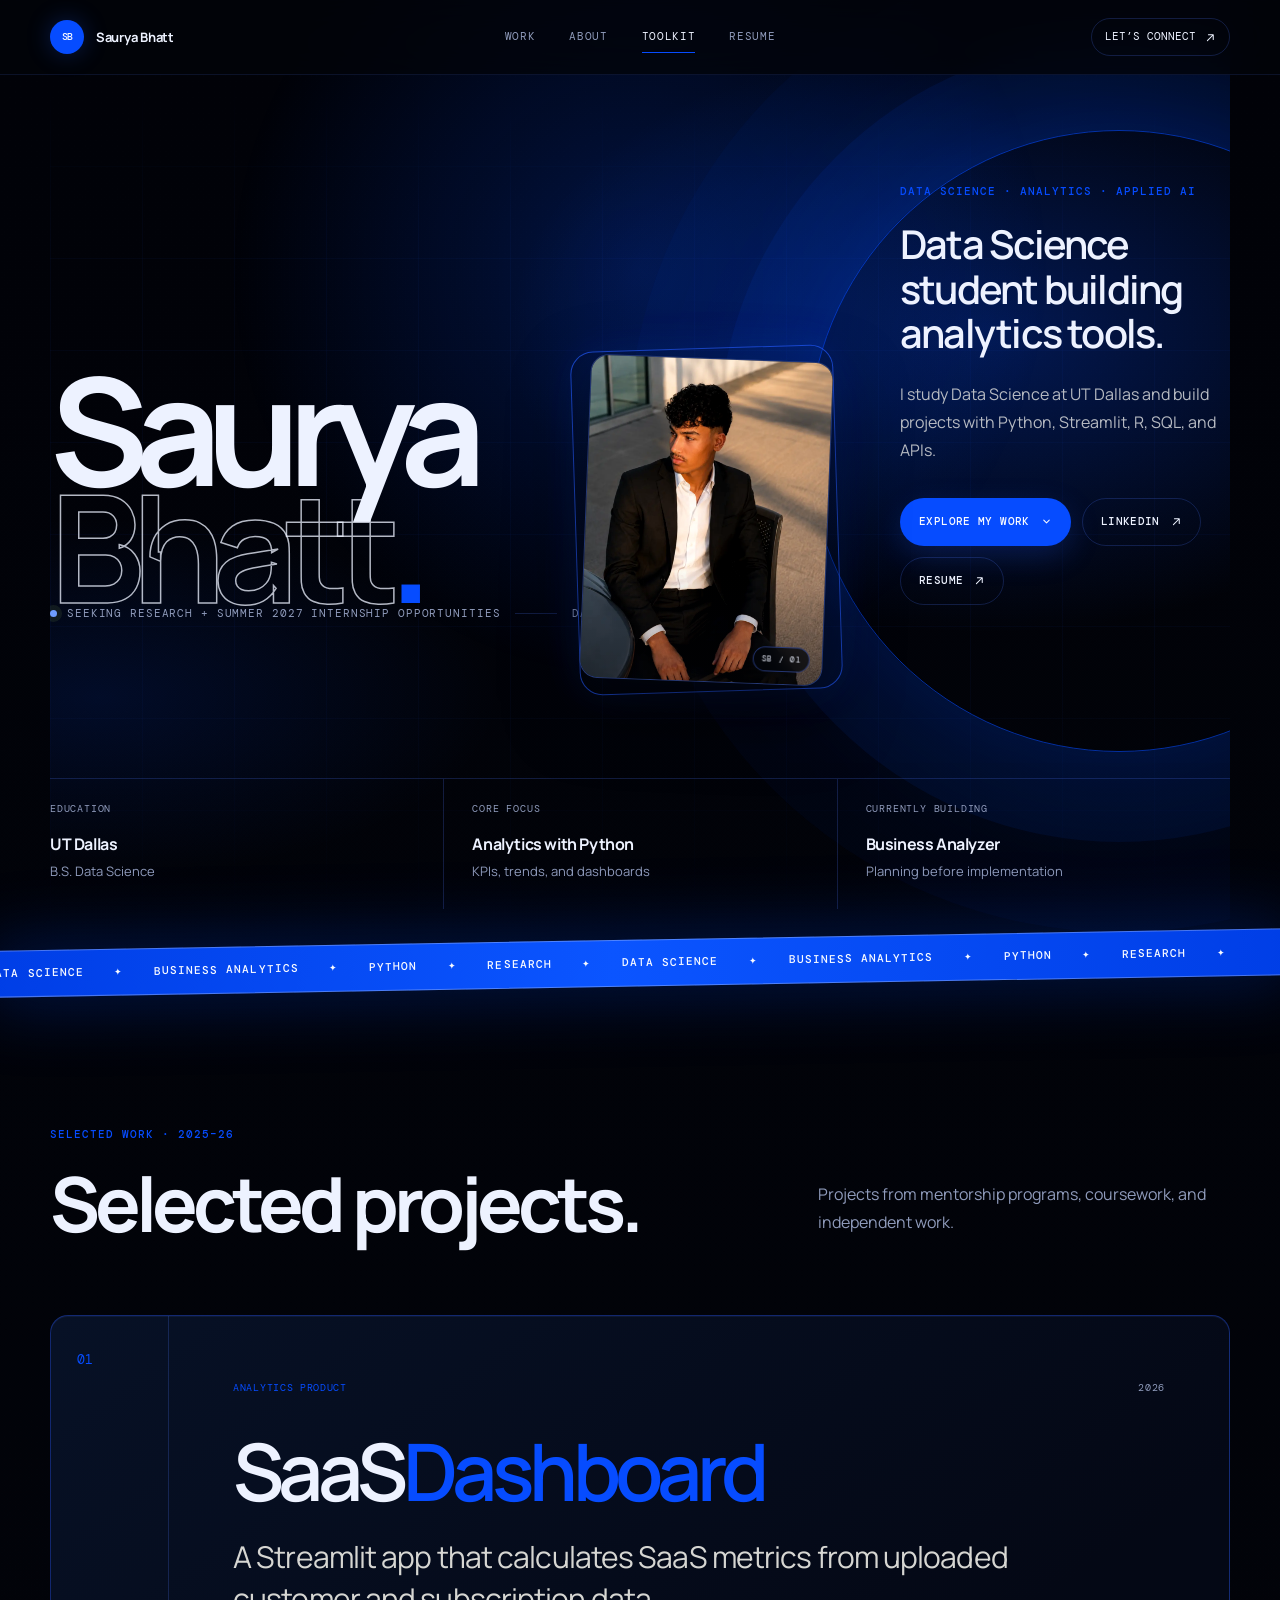
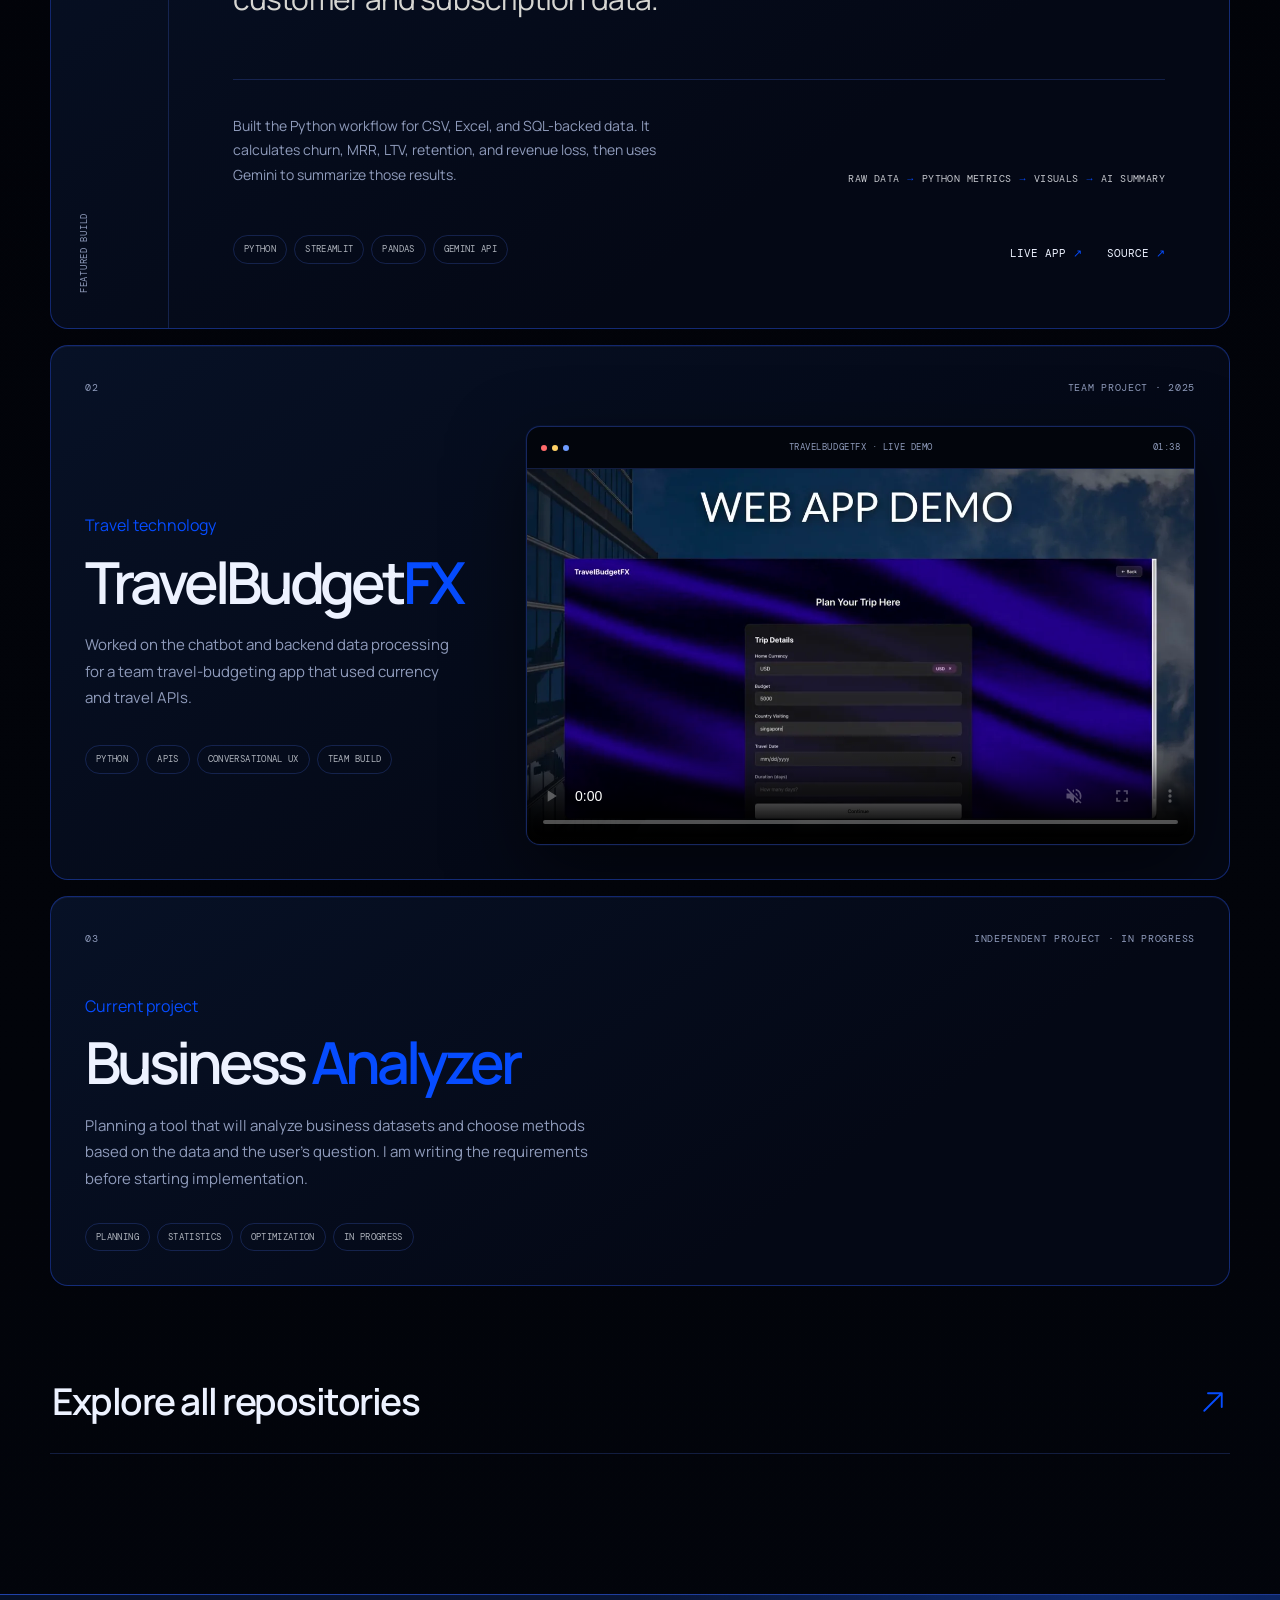
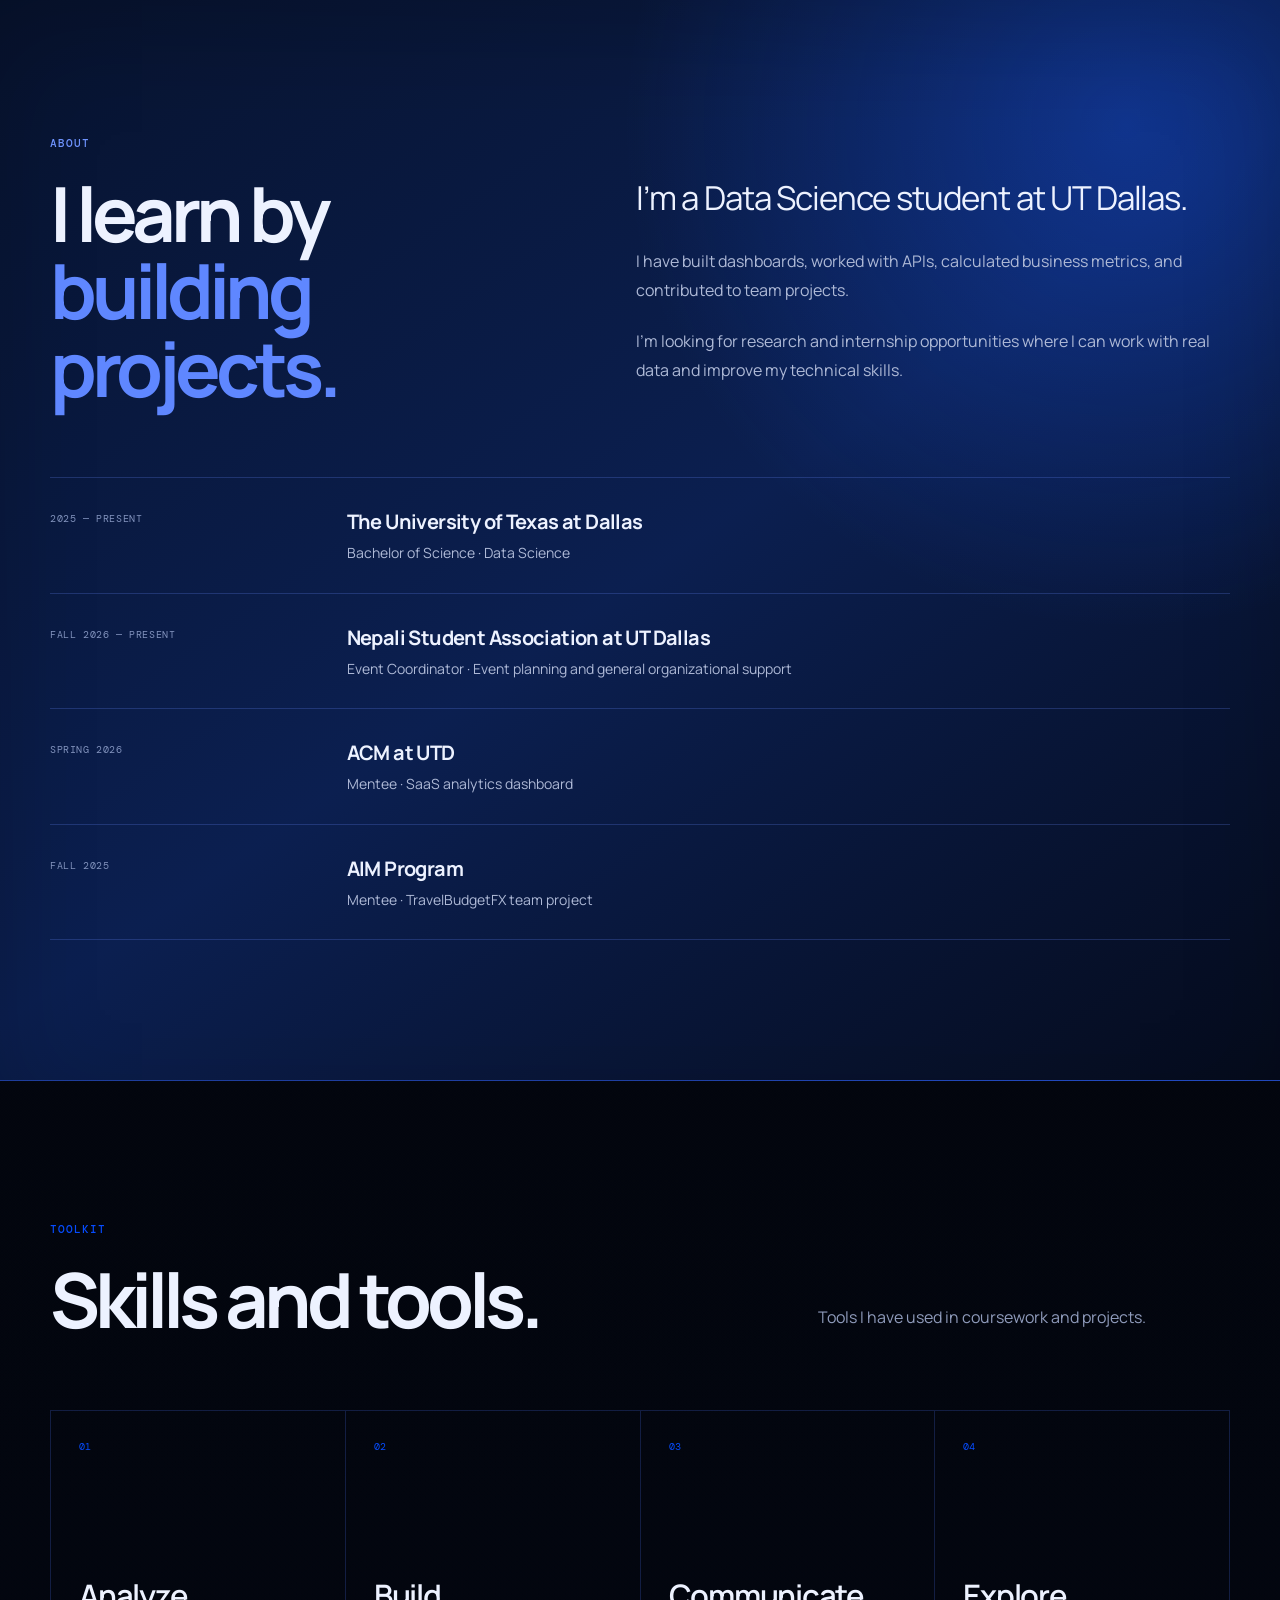
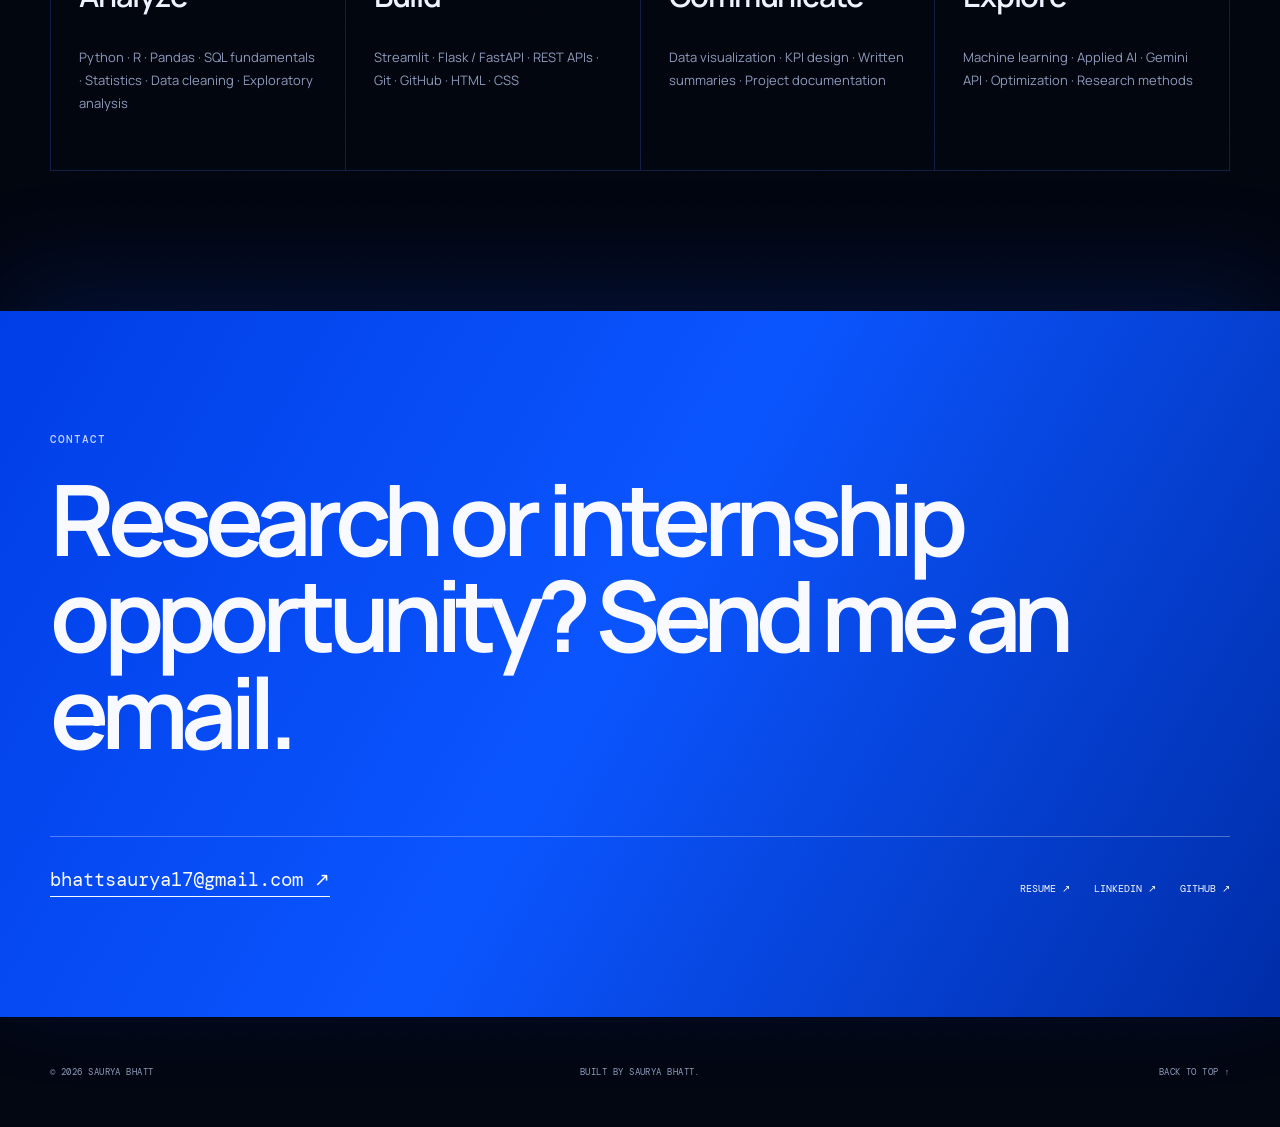
<file: index.html>
<!doctype html>
<html lang="en">
<head>
  <meta charset="utf-8">
  <meta name="viewport" content="width=device-width, initial-scale=1">
  <meta name="theme-color" content="#02040a">
  <meta name="description" content="Saurya Bhatt is a Data Science student at UT Dallas building analytical products and seeking research and internship opportunities.">
  <meta property="og:type" content="website">
  <meta property="og:url" content="https://bhattsaurya16.github.io/Portfolio/">
  <meta property="og:title" content="Saurya Bhatt — Data Science & Analytics">
  <meta property="og:description" content="Data Science student building analytical products that turn complex data into clear, useful decisions.">
  <meta property="og:image" content="https://bhattsaurya16.github.io/Portfolio/og-image.png">
  <meta name="twitter:card" content="summary_large_image">
  <meta name="twitter:title" content="Saurya Bhatt — Data Science & Analytics">
  <meta name="twitter:description" content="Data Science student building analytical products that turn complex data into clear, useful decisions.">
  <meta name="twitter:image" content="https://bhattsaurya16.github.io/Portfolio/og-image.png">
  <title>Saurya Bhatt — Data Science & Analytics</title>
  <link rel="icon" href="favicon.svg" type="image/svg+xml">
  <link rel="preconnect" href="https://fonts.googleapis.com">
  <link rel="preconnect" href="https://fonts.gstatic.com" crossorigin>
  <link href="https://fonts.googleapis.com/css2?family=DM+Mono:wght@400;500&family=Manrope:wght@400;500;600;700;800&display=swap" rel="stylesheet">
  <link rel="stylesheet" href="style.css?v=20261028-2">
  <script src="script.js" defer></script>
</head>
<body>
  <a class="skip-link" href="#main">Skip to content</a>
  <div class="scroll-progress" aria-hidden="true"><span></span></div>

  <header class="site-header">
    <nav class="nav shell" aria-label="Primary navigation">
      <a class="brand" href="#top" aria-label="Saurya Bhatt, home">
        <span class="brand-mark" aria-hidden="true">SB</span>
        <span>Saurya Bhatt</span>
      </a>

      <div class="nav-links">
        <a href="#work">Work</a>
        <a href="#about">About</a>
        <a href="#toolkit">Toolkit</a>
        <a href="Saurya_Bhatt_Resume.pdf" target="_blank" rel="noopener">Resume</a>
      </div>

      <a class="nav-cta" href="mailto:bhattsaurya17@gmail.com">
        <span>Let’s connect</span>
        <svg viewBox="0 0 16 16" aria-hidden="true"><path d="M3.5 12.5 12 4m0 0H5m7 0v7"/></svg>
      </a>
    </nav>
  </header>

  <main id="main">
    <section class="hero shell" id="top">
      <div class="hero-grid" aria-hidden="true"></div>
      <div class="hero-layout">
        <div class="hero-title-wrap">
          <p class="hero-index" aria-hidden="true">01 — 26</p>
          <h1>Saurya<br><span>Bhatt</span><i>.</i></h1>
          <figure class="hero-portrait" aria-label="Portrait of Saurya Bhatt">
            <div class="portrait-frame">
              <img src="saurya-bhatt.webp" alt="Saurya Bhatt wearing a black suit and white shirt" width="900" height="1200" fetchpriority="high" decoding="async">
              <span class="portrait-index" aria-hidden="true">SB / 01</span>
            </div>
          </figure>
        </div>

        <div class="hero-intro reveal">
          <p class="overline">Data Science · Analytics · Applied AI</p>
          <h2>Data Science student building analytics tools.</h2>
          <p>I study Data Science at UT Dallas and build projects with Python, Streamlit, R, SQL, and APIs.</p>
          <div class="hero-actions">
            <a class="button button-primary" href="#work">
              Explore my work
              <svg viewBox="0 0 16 16" aria-hidden="true"><path d="m4 6 4 4 4-4"/></svg>
            </a>
            <a class="button button-ghost" href="https://www.linkedin.com/in/saurya-bhatt-8b2b54382/" target="_blank" rel="noopener noreferrer">
              LinkedIn
              <svg viewBox="0 0 16 16" aria-hidden="true"><path d="M3.5 12.5 12 4m0 0H5m7 0v7"/></svg>
            </a>
            <a class="button button-ghost" href="Saurya_Bhatt_Resume.pdf" target="_blank" rel="noopener">
              Resume
              <svg viewBox="0 0 16 16" aria-hidden="true"><path d="M3.5 12.5 12 4m0 0H5m7 0v7"/></svg>
            </a>
          </div>
        </div>
      </div>

      <div class="hero-kicker reveal">
        <span class="availability-dot"></span>
        Seeking research + Summer 2027 internship opportunities
        <span class="kicker-divider"></span>
        Dallas, Texas
      </div>

      <div class="hero-proof reveal">
        <div>
          <span>Education</span>
          <strong>UT Dallas</strong>
          <p>B.S. Data Science</p>
        </div>
        <div>
          <span>Core focus</span>
          <strong>Analytics with Python</strong>
          <p>KPIs, trends, and dashboards</p>
        </div>
        <div>
          <span>Currently building</span>
          <strong>Business Analyzer</strong>
          <p>Planning before implementation</p>
        </div>
      </div>
    </section>

    <div class="signal-strip" aria-label="Areas of focus">
      <div class="signal-track">
        <span>DATA SCIENCE</span><i>✦</i><span>BUSINESS ANALYTICS</span><i>✦</i><span>PYTHON</span><i>✦</i><span>RESEARCH</span><i>✦</i>
        <span aria-hidden="true">DATA SCIENCE</span><i aria-hidden="true">✦</i><span aria-hidden="true">BUSINESS ANALYTICS</span><i aria-hidden="true">✦</i><span aria-hidden="true">PYTHON</span><i aria-hidden="true">✦</i><span aria-hidden="true">RESEARCH</span><i aria-hidden="true">✦</i>
      </div>
    </div>

    <section class="work section shell" id="work">
      <header class="section-header reveal">
        <div>
          <p class="eyebrow">Selected work · 2025–26</p>
          <h2>Selected projects.</h2>
        </div>
        <p class="section-intro">Projects from mentorship programs, coursework, and independent work.</p>
      </header>

      <article class="project project-featured reveal">
        <div class="project-aside">
          <span>01</span>
          <p>Featured build</p>
        </div>
        <div class="project-main">
          <div class="project-meta">
            <span class="project-type">Analytics product</span>
            <span>2026</span>
          </div>
          <h3>SaaS<span>Dashboard</span></h3>
          <p class="project-lede">A Streamlit app that calculates SaaS metrics from uploaded customer and subscription data.</p>

          <div class="project-details">
            <p>Built the Python workflow for CSV, Excel, and SQL-backed data. It calculates churn, MRR, LTV, retention, and revenue loss, then uses Gemini to summarize those results.</p>
            <div class="project-system" aria-label="Project workflow">
              <span>Raw data</span><b>→</b><span>Python metrics</span><b>→</b><span>Visuals</span><b>→</b><span>AI summary</span>
            </div>
          </div>

          <div class="project-footer">
            <ul class="tag-list" aria-label="Technologies used">
              <li>Python</li><li>Streamlit</li><li>Pandas</li><li>Gemini API</li>
            </ul>
            <div class="project-links">
              <a href="https://saasdash.streamlit.app/" target="_blank" rel="noopener noreferrer">Live app <span>↗</span></a>
              <a href="https://github.com/bhattsaurya16/SaaSDashboard" target="_blank" rel="noopener noreferrer">Source <span>↗</span></a>
            </div>
          </div>
        </div>
      </article>

      <div class="project-grid">
        <article class="project project-card project-travel reveal">
          <div class="project-meta">
            <span>02</span>
            <span>Team project · 2025</span>
          </div>
          <div class="project-travel-layout">
            <div class="project-travel-copy">
              <p class="project-type">Travel technology</p>
              <h3>TravelBudget<span>FX</span></h3>
              <p>Worked on the chatbot and backend data processing for a team travel-budgeting app that used currency and travel APIs.</p>
              <ul class="tag-list" aria-label="Technologies and skills used">
                <li>Python</li><li>APIs</li><li>Conversational UX</li><li>Team build</li>
              </ul>
            </div>

            <div class="demo-window" data-tilt>
              <div class="demo-bar" aria-hidden="true">
                <span class="demo-dots"><i></i><i></i><i></i></span>
                <span>TravelBudgetFX · Live demo</span>
                <span>01:38</span>
              </div>
              <video class="project-demo" controls muted loop playsinline preload="metadata" poster="travelbudgetfx-poster.webp" data-demo aria-label="TravelBudgetFX web application demonstration">
                <source src="travelbudgetfx-demo.mp4" type="video/mp4">
                Your browser cannot play this video. <a href="travelbudgetfx-demo.mp4">Download the demo</a>.
              </video>
            </div>
          </div>
        </article>

        <article class="project project-card reveal">
          <div class="project-meta">
            <span>03</span>
            <span>Independent project · In progress</span>
          </div>
          <div>
            <p class="project-type">Current project</p>
            <h3>Business<span> Analyzer</span></h3>
            <p>Planning a tool that will analyze business datasets and choose methods based on the data and the user's question. I am writing the requirements before starting implementation.</p>
          </div>
          <ul class="tag-list" aria-label="Project focus areas">
            <li>Planning</li><li>Statistics</li><li>Optimization</li><li>In progress</li>
          </ul>
        </article>
      </div>

      <a class="all-work-link reveal" href="https://github.com/bhattsaurya16" target="_blank" rel="noopener noreferrer">
        <span>Explore all repositories</span>
        <svg viewBox="0 0 24 24" aria-hidden="true"><path d="M5 19 19 5M8 5h11v11"/></svg>
      </a>
    </section>

    <section class="about section" id="about">
      <div class="shell about-grid">
        <div class="about-heading reveal">
          <p class="eyebrow">About</p>
          <h2>I learn by<br><span>building projects.</span></h2>
        </div>

        <div class="about-copy reveal">
          <p class="about-lede">I’m a Data Science student at UT Dallas.</p>
          <p>I have built dashboards, worked with APIs, calculated business metrics, and contributed to team projects.</p>
          <p>I’m looking for research and internship opportunities where I can work with real data and improve my technical skills.</p>
        </div>

        <div class="path reveal" aria-label="Education, leadership, and project programs">
          <article>
            <span>2025 — Present</span>
            <div><h3>The University of Texas at Dallas</h3><p>Bachelor of Science · Data Science</p></div>
          </article>
          <article>
            <span>Fall 2026 — Present</span>
            <div><h3>Nepali Student Association at UT Dallas</h3><p>Event Coordinator · Event planning and general organizational support</p></div>
          </article>
          <article>
            <span>Spring 2026</span>
            <div><h3>ACM at UTD</h3><p>Mentee · SaaS analytics dashboard</p></div>
          </article>
          <article>
            <span>Fall 2025</span>
            <div><h3>AIM Program</h3><p>Mentee · TravelBudgetFX team project</p></div>
          </article>
        </div>
      </div>
    </section>

    <section class="toolkit section shell" id="toolkit">
      <header class="section-header reveal">
        <div>
          <p class="eyebrow">Toolkit</p>
          <h2>Skills and tools.</h2>
        </div>
        <p class="section-intro">Tools I have used in coursework and projects.</p>
      </header>

      <div class="tool-grid">
        <article class="tool-card reveal">
          <span class="tool-number">01</span>
          <h3>Analyze</h3>
          <p>Python · R · Pandas · SQL fundamentals · Statistics · Data cleaning · Exploratory analysis</p>
        </article>
        <article class="tool-card reveal">
          <span class="tool-number">02</span>
          <h3>Build</h3>
          <p>Streamlit · Flask / FastAPI · REST APIs · Git · GitHub · HTML · CSS</p>
        </article>
        <article class="tool-card reveal">
          <span class="tool-number">03</span>
          <h3>Communicate</h3>
          <p>Data visualization · KPI design · Written summaries · Project documentation</p>
        </article>
        <article class="tool-card reveal">
          <span class="tool-number">04</span>
          <h3>Explore</h3>
          <p>Machine learning · Applied AI · Gemini API · Optimization · Research methods</p>
        </article>
      </div>
    </section>

    <section class="contact section" id="contact">
      <div class="shell contact-inner reveal">
        <p class="eyebrow">Contact</p>
        <h2>Research or internship opportunity? Send me an email.</h2>
        <div class="contact-row">
          <a class="contact-email" href="mailto:bhattsaurya17@gmail.com">bhattsaurya17@gmail.com <span>↗</span></a>
          <div class="social-links" aria-label="Social links">
            <a href="Saurya_Bhatt_Resume.pdf" target="_blank" rel="noopener">Resume ↗</a>
            <a href="https://www.linkedin.com/in/saurya-bhatt-8b2b54382/" target="_blank" rel="noopener noreferrer">LinkedIn ↗</a>
            <a href="https://github.com/bhattsaurya16" target="_blank" rel="noopener noreferrer">GitHub ↗</a>
          </div>
        </div>
      </div>
    </section>
  </main>

  <footer class="footer shell">
    <p>© <span id="year">2026</span> Saurya Bhatt</p>
    <p>Built by Saurya Bhatt.</p>
    <a href="#top">Back to top ↑</a>
  </footer>
</body>
</html>
</file>
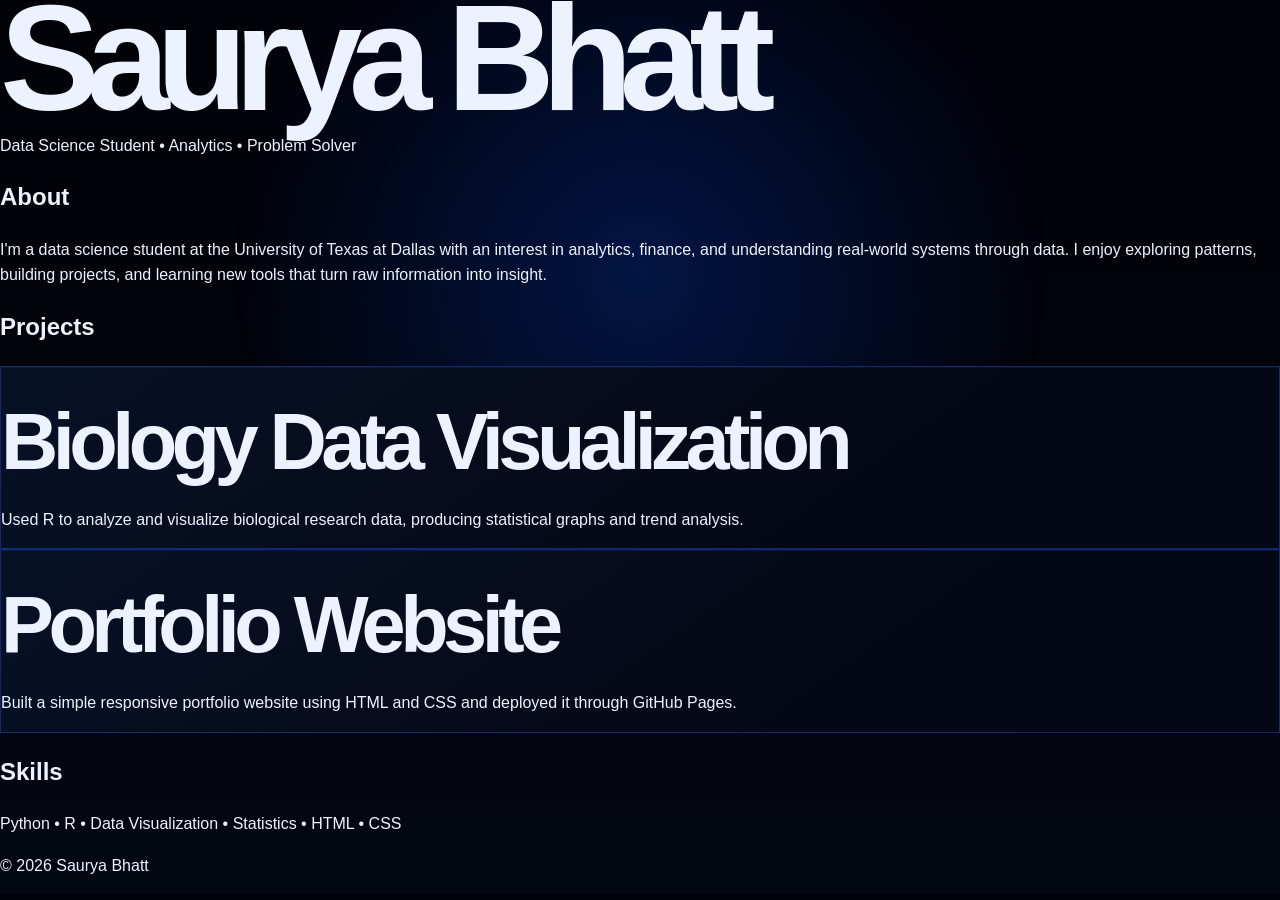
<file: index.html.html>
<!DOCTYPE html>
<html lang="en">
<head>
<meta charset="UTF-8">
<meta name="viewport" content="width=device-width, initial-scale=1.0">
<title>Saurya Bhatt</title>
<link rel="stylesheet" href="style.css">
</head>

<body>

<header>
  <h1>Saurya Bhatt</h1>
  <p>Data Science Student • Analytics • Problem Solver</p>
</header>

<section>
  <h2>About</h2>
  <p>
  I'm a data science student at the University of Texas at Dallas with an
  interest in analytics, finance, and understanding real-world systems through
  data. I enjoy exploring patterns, building projects, and learning new tools
  that turn raw information into insight.
  </p>
</section>

<section>
  <h2>Projects</h2>

  <div class="project">
    <h3>Biology Data Visualization</h3>
    <p>
    Used R to analyze and visualize biological research data, producing
    statistical graphs and trend analysis.
    </p>
  </div>

  <div class="project">
    <h3>Portfolio Website</h3>
    <p>
    Built a simple responsive portfolio website using HTML and CSS and deployed
    it through GitHub Pages.
    </p>
  </div>

</section>

<section>
  <h2>Skills</h2>
  <p>Python • R • Data Visualization • Statistics • HTML • CSS</p>
</section>

<footer>
  <p>© 2026 Saurya Bhatt</p>
</footer>

</body>
</html>
</file>
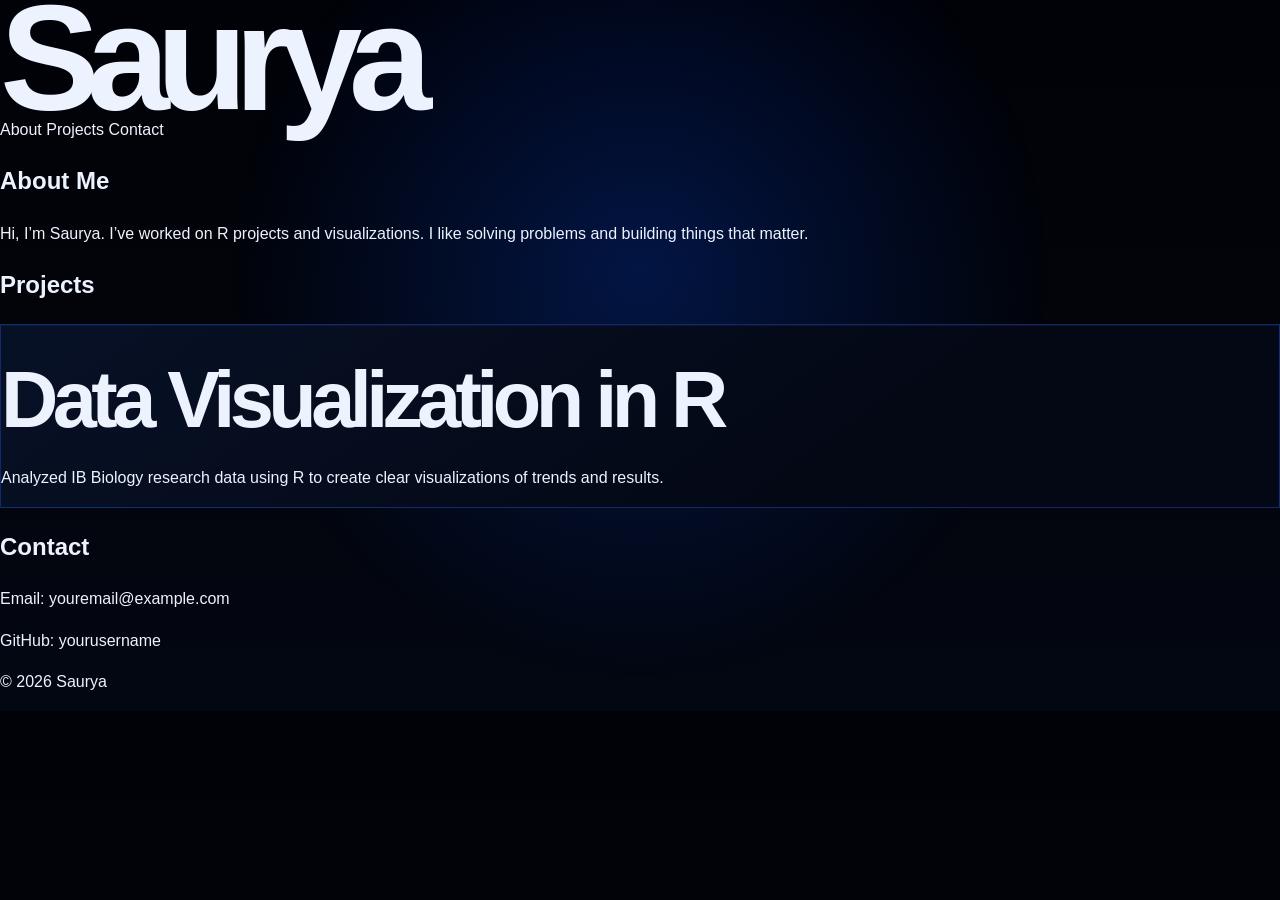
<file: preview (1).html>
<!DOCTYPE html>
<html lang="en">
<head>
  <meta charset="UTF-8">
  <meta name="viewport" content="width=device-width, initial-scale=1.0">
  <title>Saurya's Portfolio</title>
  <link rel="stylesheet" href="style.css">
</head>
<body>
  <header>
    <h1>Saurya</h1>
    <nav>
      <a href="#about">About</a>
      <a href="#projects">Projects</a>
      <a href="#contact">Contact</a>
    </nav>
  </header>

  <section id="about">
    <h2>About Me</h2>
    <p>Hi, I’m Saurya. I’ve worked on R projects and visualizations. I like solving problems and building things that matter.</p>
  </section>

  <section id="projects">
    <h2>Projects</h2>
    <div class="project">
      <h3>Data Visualization in R</h3>
      <p>Analyzed IB Biology research data using R to create clear visualizations of trends and results.</p>
    </div>
    
  </section>

  <section id="contact">
    <h2>Contact</h2>
    <p>Email: <a href="mailto:youremail@example.com">youremail@example.com</a></p>
    <p>GitHub: <a href="https://github.com/yourusername">yourusername</a></p>
  </section>

  <footer>
    <p>&copy; 2026 Saurya</p>
  </footer>
</body>
</html>
</file>
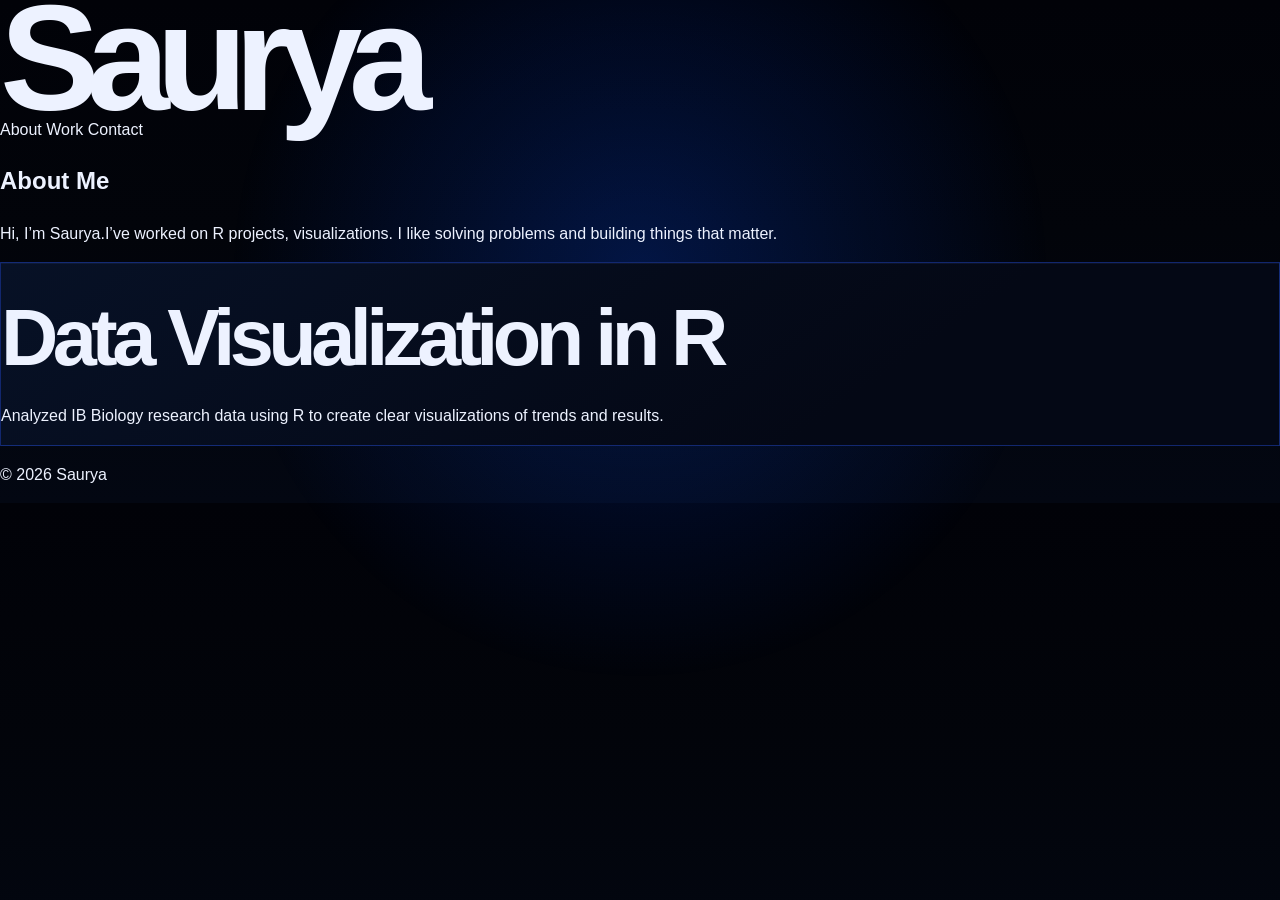
<file: preview.html>
<!DOCTYPE html>
<html lang="en">
<head>
  <meta charset="UTF-8">
  <meta name="viewport" content="width=device-width, initial-scale=1.0">
  <title>Saurya's Portfolio</title>
  <link rel="stylesheet" href="style.css">
</head>
<body>
  <header>
    <h1>Saurya</h1>
    <nav>
      <a href="#about">About</a>
      <a href="#work">Work</a>
      <a href="#contact">Contact</a>
    </nav>
  </header>

  <section id="about">
    <h2>About Me</h2>
    <p>Hi, I’m Saurya.I’ve worked on R projects, visualizations. I like solving problems and building things that matter.</p>
  </section>


   

    <div class="project">
      <h3>Data Visualization in R</h3>
      <p>Analyzed IB Biology research data using R to create clear visualizations of trends and results.</p>
    </div>

    



  <footer>
    <p>&copy; 2026 Saurya</p>
  </footer>
</body>
</html>
</file>
<file: style.css>
:root {
  --ink: #02040a;
  --ink-soft: #060b17;
  --panel: #0a1224;
  --paper: #edf2ff;
  --white: #f8faff;
  --muted: #8f9bbb;
  --muted-dark: #aeb9d6;
  --line: rgba(80, 117, 255, 0.22);
  --line-dark: rgba(104, 139, 255, 0.24);
  --accent: #064cff;
  --accent-strong: #003ee6;
  --lime: #6e9cff;
  --shell: 1180px;
  --radius: 18px;
  --mono: "DM Mono", monospace;
  --sans: "Manrope", sans-serif;
  --pointer-x: 50vw;
  --pointer-y: 30vh;
}

* { box-sizing: border-box; }

html { scroll-behavior: smooth; }

body {
  margin: 0;
  background: linear-gradient(180deg, #010208 0%, #02040a 46%, #030712 100%);
  color: var(--paper);
  font-family: var(--sans);
  line-height: 1.6;
  -webkit-font-smoothing: antialiased;
  text-rendering: optimizeLegibility;
}

body::before {
  content: "";
  position: fixed;
  inset: 0;
  z-index: -1;
  pointer-events: none;
  background: radial-gradient(620px circle at var(--pointer-x) var(--pointer-y), rgba(6, 76, 255, 0.24), transparent 66%);
  transition: opacity 0.4s ease;
}

::selection { background: var(--accent); color: var(--ink); }
a { color: inherit; text-decoration: none; }
svg { width: 1em; height: 1em; fill: none; stroke: currentColor; stroke-width: 1.5; stroke-linecap: round; stroke-linejoin: round; }

.skip-link {
  position: fixed;
  top: 8px;
  left: 8px;
  z-index: 100;
  transform: translateY(-150%);
  padding: 10px 14px;
  background: var(--paper);
  color: var(--ink);
  border-radius: 8px;
  font-weight: 700;
}
.skip-link:focus { transform: translateY(0); }

.scroll-progress { position: fixed; top: 73px; right: 0; left: 0; z-index: 60; height: 2px; pointer-events: none; }
.scroll-progress span { display: block; width: 100%; height: 100%; background: linear-gradient(90deg, #245cff, #7da2ff); transform: scaleX(var(--scroll-progress, 0)); transform-origin: left; box-shadow: 0 0 18px rgba(36, 92, 255, 0.75); }

:focus-visible { outline: 2px solid var(--accent); outline-offset: 5px; }

.shell { width: min(calc(100% - 48px), var(--shell)); margin-inline: auto; }
.section { padding-block: 140px; scroll-margin-top: 84px; }

.site-header {
  position: fixed;
  inset: 0 0 auto;
  z-index: 50;
  background: rgba(2, 4, 10, 0.76);
  border-bottom: 1px solid rgba(80, 117, 255, 0.13);
  backdrop-filter: blur(18px);
  -webkit-backdrop-filter: blur(18px);
  transition: background 0.35s ease, border-color 0.35s ease, box-shadow 0.35s ease;
}
.site-header.is-scrolled { background: rgba(2, 4, 10, 0.92); border-color: rgba(36, 92, 255, 0.3); box-shadow: 0 12px 40px rgba(0, 0, 0, 0.34); }

.nav { height: 74px; display: grid; grid-template-columns: 1fr auto 1fr; align-items: center; }
.brand { display: inline-flex; align-items: center; gap: 12px; justify-self: start; font-size: 13px; font-weight: 700; letter-spacing: -0.02em; }
.brand-mark { width: 34px; height: 34px; display: grid; place-items: center; color: var(--white); background: var(--accent); border-radius: 50%; box-shadow: 0 0 24px rgba(36, 92, 255, 0.28); font-family: var(--mono); font-size: 10px; font-weight: 500; letter-spacing: -0.05em; transition: transform 0.25s ease, background 0.25s ease, box-shadow 0.25s ease; }
.brand:hover .brand-mark { transform: rotate(-9deg); background: #4a76ff; box-shadow: 0 0 30px rgba(36, 92, 255, 0.52); }
.nav-links { display: flex; align-items: center; gap: 34px; color: var(--muted); font-family: var(--mono); font-size: 11px; text-transform: uppercase; letter-spacing: 0.06em; }
.nav-links a { position: relative; transition: color 0.2s ease; }
.nav-links a::after { content: ""; position: absolute; right: 0; bottom: -7px; left: 0; height: 1px; background: var(--accent); transform: scaleX(0); transform-origin: right; transition: transform 0.25s ease; }
.nav-links a:hover, .nav-links a.active { color: var(--paper); }
.nav-links a:hover::after, .nav-links a.active::after { transform: scaleX(1); transform-origin: left; }
.nav-cta { justify-self: end; display: inline-flex; align-items: center; gap: 9px; padding: 9px 13px; border: 1px solid var(--line); border-radius: 999px; font-family: var(--mono); font-size: 11px; text-transform: uppercase; transition: color 0.2s ease, border-color 0.2s ease, background 0.2s ease; }
.nav-cta:hover { color: var(--white); border-color: var(--accent); background: var(--accent); }

.hero { position: relative; min-height: 940px; padding-top: 152px; display: flex; flex-direction: column; justify-content: center; overflow: clip; }
.hero::before { content: ""; position: absolute; inset: 74px -16vw 0; z-index: -2; pointer-events: none; background: radial-gradient(ellipse 42% 48% at 72% 30%, rgba(6, 76, 255, 0.3), transparent 72%), radial-gradient(ellipse 34% 28% at 16% 72%, rgba(6, 76, 255, 0.13), transparent 74%); }
.hero-grid { position: absolute; inset: 74px 0 0; z-index: -2; opacity: 0.24; background-image: linear-gradient(rgba(36, 92, 255, 0.18) 1px, transparent 1px), linear-gradient(90deg, rgba(36, 92, 255, 0.18) 1px, transparent 1px); background-size: 92px 92px; mask-image: linear-gradient(to bottom, transparent, black 20%, black 68%, transparent 100%); animation: grid-drift 18s linear infinite; }
.hero::after { content: ""; position: absolute; top: 130px; right: -200px; z-index: -1; width: 620px; aspect-ratio: 1; border: 1px solid rgba(6, 76, 255, 0.62); border-radius: 50%; box-shadow: 0 0 0 90px rgba(6, 76, 255, 0.08), 0 0 0 180px rgba(6, 76, 255, 0.04), 0 0 150px rgba(6, 76, 255, 0.22); animation: orbit-breathe 7s ease-in-out infinite; }

.hero-kicker { display: flex; align-items: center; gap: 10px; margin-bottom: 58px; color: var(--muted); font-family: var(--mono); font-size: 11px; text-transform: uppercase; letter-spacing: 0.08em; }
.availability-dot { width: 7px; height: 7px; background: var(--lime); border-radius: 50%; box-shadow: 0 0 0 5px rgba(201, 255, 121, 0.08); animation: pulse 2.4s ease-in-out infinite; }
.kicker-divider { width: 42px; height: 1px; margin-inline: 5px; background: var(--line); }

.hero-layout { display: grid; grid-template-columns: minmax(0, 1.4fr) minmax(330px, 0.6fr); gap: clamp(50px, 7vw, 110px); align-items: end; }
.hero-title-wrap { position: relative; }
.hero-index { position: absolute; top: 14px; right: 6px; margin: 0; color: var(--accent); font-family: var(--mono); font-size: 11px; writing-mode: vertical-rl; }
h1 { margin: 0; font-size: clamp(82px, 11.7vw, 156px); font-weight: 700; line-height: 0.78; letter-spacing: -0.09em; }
h1 span { color: transparent; -webkit-text-stroke: 1.5px rgba(237, 242, 255, 0.76); }
h1 i { color: var(--accent); font-style: normal; }
.hero-title-wrap.reveal { clip-path: inset(0 0 100% 0); transition: opacity 0.9s ease, transform 0.9s cubic-bezier(0.16, 1, 0.3, 1), clip-path 1.05s cubic-bezier(0.16, 1, 0.3, 1); }
.hero-title-wrap.reveal.is-visible { clip-path: inset(0 0 0 0); }
.hero-portrait { position: absolute; right: -18px; bottom: -78px; z-index: 2; width: clamp(205px, 19vw, 278px); margin: 0; transform: rotate(2.2deg); transition: transform 0.55s cubic-bezier(0.16, 1, 0.3, 1); animation: portrait-float 6s ease-in-out 1.1s infinite; }
.hero-portrait::before { content: ""; position: absolute; inset: -10px; z-index: -1; border: 1px solid rgba(36, 92, 255, 0.72); border-radius: 23px; transform: rotate(-4deg); box-shadow: 0 0 40px rgba(36, 92, 255, 0.12); }
.hero-portrait:hover { transform: rotate(0deg) translateY(-10px) scale(1.025); animation-play-state: paused; }
.portrait-frame { position: relative; aspect-ratio: 3 / 4; overflow: hidden; border: 1px solid rgba(87, 126, 255, 0.36); border-radius: 18px; background: var(--panel); box-shadow: 0 28px 70px rgba(0, 0, 0, 0.56), 0 0 54px rgba(36, 92, 255, 0.1); }
.portrait-frame::after { content: ""; position: absolute; inset: 0; pointer-events: none; background: linear-gradient(180deg, transparent 65%, rgba(2, 4, 10, 0.34)); }
.portrait-frame img { width: 100%; height: 100%; display: block; object-fit: cover; object-position: 50% 30%; filter: saturate(0.92) contrast(1.03); transform: scale(1.025); transition: transform 0.8s cubic-bezier(0.16, 1, 0.3, 1), filter 0.5s ease; }
.hero-portrait:hover .portrait-frame img { transform: scale(1.075); filter: saturate(1) contrast(1.04); }
.portrait-index { position: absolute; right: 12px; bottom: 12px; z-index: 1; padding: 5px 8px; border: 1px solid rgba(80, 117, 255, 0.42); border-radius: 999px; background: rgba(2, 4, 10, 0.76); color: var(--paper); font-family: var(--mono); font-size: 8px; letter-spacing: 0.08em; backdrop-filter: blur(8px); }
.overline, .eyebrow { margin: 0 0 22px; color: var(--accent); font-family: var(--mono); font-size: 11px; font-weight: 500; text-transform: uppercase; letter-spacing: 0.09em; }
.hero-intro h2 { margin: 0 0 24px; font-size: clamp(28px, 3.1vw, 43px); font-weight: 600; line-height: 1.12; letter-spacing: -0.045em; }
.hero-intro > p:not(.overline) { margin: 0; color: #b6bac2; font-size: 16px; line-height: 1.75; }
.hero-actions { display: flex; flex-wrap: wrap; gap: 11px; margin-top: 34px; }
.button { min-height: 48px; display: inline-flex; align-items: center; justify-content: center; gap: 11px; padding: 0 18px; border: 1px solid transparent; border-radius: 999px; font-family: var(--mono); font-size: 11px; font-weight: 500; text-transform: uppercase; letter-spacing: 0.035em; transition: transform 0.25s ease, background 0.25s ease, border-color 0.25s ease, color 0.25s ease; }
.button:hover { transform: translateY(-2px); }
.button-primary { background: var(--accent); color: var(--white); box-shadow: 0 10px 30px rgba(36, 92, 255, 0.22); }
.button-primary:hover { background: #4774ff; box-shadow: 0 14px 38px rgba(36, 92, 255, 0.36); }
.button-ghost { border-color: var(--line); color: var(--paper); }
.button-ghost:hover { border-color: rgba(80, 117, 255, 0.62); background: rgba(36, 92, 255, 0.1); }

.hero-proof { display: grid; grid-template-columns: repeat(3, 1fr); margin-top: 98px; border-top: 1px solid var(--line); }
.hero-proof > div { min-height: 130px; padding: 22px 28px 12px 0; }
.hero-proof > div + div { padding-left: 28px; border-left: 1px solid var(--line); }
.hero-proof span { display: block; margin-bottom: 15px; color: var(--muted); font-family: var(--mono); font-size: 10px; text-transform: uppercase; letter-spacing: 0.08em; }
.hero-proof strong { display: block; font-size: 16px; letter-spacing: -0.025em; }
.hero-proof p { margin: 3px 0 0; color: var(--muted); font-size: 13px; }

.signal-strip { overflow: hidden; border-block: 1px solid rgba(255, 255, 255, 0.28); background: linear-gradient(90deg, #003ee6, #0b55ff 48%, #003ee6); color: var(--white); box-shadow: 0 0 72px rgba(6, 76, 255, 0.34); transform: rotate(-1deg) scale(1.02); }
.signal-track { width: max-content; display: flex; align-items: center; gap: 30px; padding-block: 13px; font-family: var(--mono); font-size: 11px; font-weight: 500; letter-spacing: 0.08em; animation: ticker 28s linear infinite; }
.signal-track i { font-style: normal; font-size: 9px; }
.signal-strip:hover .signal-track { animation-play-state: paused; }

.section-header { display: grid; grid-template-columns: 1.25fr 0.75fr; gap: 80px; align-items: end; margin-bottom: 72px; }
.section-header h2, .about-heading h2 { margin: 0; font-size: clamp(44px, 6vw, 76px); line-height: 1.02; letter-spacing: -0.065em; }
.section-intro { max-width: 480px; margin: 0 0 7px; color: var(--muted); font-size: 16px; line-height: 1.75; }

.project { position: relative; isolation: isolate; border: 1px solid rgba(44, 91, 255, 0.38); background: linear-gradient(145deg, #071126 0%, #040815 68%); box-shadow: inset 0 1px 0 rgba(104, 143, 255, 0.08); transition: border-color 0.45s ease, transform 0.45s cubic-bezier(0.16, 1, 0.3, 1), background 0.45s ease, box-shadow 0.45s ease; }
.project::before { content: ""; position: absolute; inset: 0; z-index: -1; pointer-events: none; border-radius: inherit; opacity: 0; background: radial-gradient(520px circle at var(--card-x, 50%) var(--card-y, 50%), rgba(36, 92, 255, 0.22), transparent 62%); transition: opacity 0.35s ease; }
.project:hover { border-color: rgba(36, 92, 255, 0.72); background: #081126; transform: translateY(-7px); box-shadow: 0 24px 70px rgba(0, 0, 0, 0.32), 0 0 42px rgba(36, 92, 255, 0.08); }
.project:hover::before { opacity: 1; }
.project-featured { display: grid; grid-template-columns: 118px 1fr; border-radius: var(--radius); overflow: hidden; }
.project-aside { display: flex; flex-direction: column; justify-content: space-between; padding: 34px 26px; border-right: 1px solid var(--line); color: var(--accent); font-family: var(--mono); }
.project-aside > span { font-size: 13px; }
.project-aside p { margin: 0; color: var(--muted); font-size: 9px; text-transform: uppercase; letter-spacing: 0.08em; writing-mode: vertical-rl; transform: rotate(180deg); }
.project-main { padding: clamp(34px, 5vw, 66px); }
.project-meta { display: flex; align-items: center; justify-content: space-between; gap: 20px; color: var(--muted); font-family: var(--mono); font-size: 10px; text-transform: uppercase; letter-spacing: 0.07em; }
.project-type { color: var(--accent); }
.project h3 { margin: 38px 0 28px; font-size: clamp(40px, 6.2vw, 82px); font-weight: 600; line-height: 0.93; letter-spacing: -0.07em; }
.project h3 span { color: var(--accent); }
.project-lede { max-width: 860px; margin: 0; color: #d6d6d2; font-size: clamp(20px, 2.4vw, 30px); line-height: 1.42; letter-spacing: -0.03em; }
.project-details { display: grid; grid-template-columns: 1fr 1fr; gap: 54px; align-items: end; margin-top: 58px; padding-top: 34px; border-top: 1px solid var(--line); }
.project-details > p { max-width: 550px; margin: 0; color: var(--muted); font-size: 14px; line-height: 1.75; }
.project-system { display: flex; flex-wrap: wrap; justify-content: flex-end; gap: 8px; color: #c5c7cd; font-family: var(--mono); font-size: 10px; text-transform: uppercase; letter-spacing: 0.04em; }
.project-system b { color: var(--accent); font-weight: 400; }
.project-footer { display: flex; align-items: end; justify-content: space-between; gap: 30px; margin-top: 48px; }
.tag-list { display: flex; flex-wrap: wrap; gap: 7px; margin: 0; padding: 0; list-style: none; }
.tag-list li { padding: 6px 10px; border: 1px solid var(--line); border-radius: 999px; color: #aeb3bc; font-family: var(--mono); font-size: 9px; text-transform: uppercase; letter-spacing: 0.04em; }
.project-links { display: flex; gap: 25px; }
.project-links a { font-family: var(--mono); font-size: 11px; text-transform: uppercase; border-bottom: 1px solid transparent; transition: color 0.2s ease, border-color 0.2s ease; }
.project-links a span { color: var(--accent); }
.project-links a:hover { color: var(--accent); border-color: var(--accent); }

.project-grid { display: grid; grid-template-columns: 1fr; gap: 16px; margin-top: 16px; }
.project-card { min-height: 500px; display: flex; flex-direction: column; justify-content: space-between; padding: 34px; border-radius: var(--radius); }
.project-card h3 { margin: 16px 0 24px; font-size: clamp(36px, 4.6vw, 58px); }
.project-card > div:nth-child(2) > p:last-child { max-width: 510px; margin: 0; color: var(--muted); font-size: 15px; line-height: 1.75; }
.project-grid > .project-card:not(.project-travel) { min-height: 390px; }

.project-travel { gap: 30px; min-height: 0; overflow: hidden; }
.project-travel-layout { display: grid; grid-template-columns: minmax(280px, 0.72fr) minmax(0, 1.28fr); gap: clamp(34px, 5vw, 72px); align-items: center; }
.project-travel-copy > p:not(.project-type) { max-width: 480px; margin: 0; color: var(--muted); font-size: 15px; line-height: 1.75; }
.project-travel-copy .tag-list { margin-top: 34px; }
.demo-window { --tilt-x: 0deg; --tilt-y: 0deg; position: relative; min-width: 0; overflow: hidden; border: 1px solid rgba(64, 106, 255, 0.34); border-radius: 14px; background: #02050c; box-shadow: 0 28px 74px rgba(0, 0, 0, 0.5), 0 0 0 1px rgba(36, 92, 255, 0.08); transform: perspective(1000px) rotateX(var(--tilt-x)) rotateY(var(--tilt-y)); transform-style: preserve-3d; transition: transform 0.2s ease-out, border-color 0.35s ease, box-shadow 0.35s ease; }
.demo-window:hover { border-color: rgba(64, 106, 255, 0.78); box-shadow: 0 34px 90px rgba(0, 0, 0, 0.56), 0 0 42px rgba(36, 92, 255, 0.16); }
.demo-bar { min-height: 42px; display: grid; grid-template-columns: 1fr auto 1fr; align-items: center; gap: 12px; padding: 0 14px; border-bottom: 1px solid var(--line); color: var(--muted); font-family: var(--mono); font-size: 9px; text-transform: uppercase; letter-spacing: 0.06em; }
.demo-bar > span:last-child { justify-self: end; }
.demo-dots { display: flex; gap: 5px; }
.demo-dots i { width: 6px; height: 6px; border-radius: 50%; background: #ff6b6b; }
.demo-dots i:nth-child(2) { background: #ffd166; }
.demo-dots i:nth-child(3) { background: var(--lime); }
.project-demo { width: 100%; aspect-ratio: 16 / 9; display: block; background: #090a0c; object-fit: contain; }
.all-work-link { display: flex; align-items: center; justify-content: space-between; gap: 30px; margin-top: 64px; padding: 22px 2px; border-bottom: 1px solid var(--line); font-size: clamp(24px, 3vw, 37px); font-weight: 600; letter-spacing: -0.04em; transition: color 0.25s ease, border-color 0.25s ease; }
.all-work-link svg { width: 30px; height: 30px; color: var(--accent); transition: transform 0.25s ease; }
.all-work-link:hover { color: var(--accent); border-color: var(--accent); }
.all-work-link:hover svg { transform: translate(5px, -5px); }

.about { background: radial-gradient(circle at 88% 12%, rgba(25, 91, 255, 0.36), transparent 34%), linear-gradient(145deg, #07132f 0%, #0b1f50 52%, #050b1c 100%); color: var(--paper); border-block: 1px solid rgba(52, 101, 255, 0.52); box-shadow: inset 0 40px 100px rgba(0, 0, 0, 0.18); }
.about-grid { display: grid; grid-template-columns: 0.9fr 1.1fr; gap: 70px 100px; }
.about .eyebrow { color: #6f94ff; }
.about-heading h2 span { color: #5f87ff; }
.about-lede { margin: 40px 0 26px !important; color: var(--paper) !important; font-size: clamp(23px, 2.8vw, 33px) !important; line-height: 1.4 !important; letter-spacing: -0.035em; }
.about-copy > p { max-width: 630px; margin: 0 0 22px; color: var(--muted-dark); font-size: 16px; line-height: 1.8; }
.path { grid-column: 1 / -1; border-top: 1px solid var(--line-dark); }
.path article { display: grid; grid-template-columns: 0.45fr 1.55fr; gap: 40px; padding: 28px 0; border-bottom: 1px solid var(--line-dark); transition: padding-left 0.45s cubic-bezier(0.16, 1, 0.3, 1), background 0.3s ease; }
.path article:hover { padding-left: 16px; background: rgba(36, 92, 255, 0.11); }
.path article > span { padding-top: 5px; color: #8293bd; font-family: var(--mono); font-size: 10px; text-transform: uppercase; letter-spacing: 0.06em; }
.path h3 { margin: 0; font-size: 20px; letter-spacing: -0.03em; }
.path p { margin: 4px 0 0; color: var(--muted-dark); font-size: 14px; }

.tool-grid { display: grid; grid-template-columns: repeat(4, 1fr); border-top: 1px solid var(--line); border-left: 1px solid var(--line); }
.tool-card { position: relative; min-height: 360px; display: flex; flex-direction: column; padding: 28px; overflow: hidden; border-right: 1px solid var(--line); border-bottom: 1px solid var(--line); transition: background 0.4s ease, color 0.4s ease, transform 0.4s cubic-bezier(0.16, 1, 0.3, 1); }
.tool-card::after { content: "↗"; position: absolute; top: 18px; right: 22px; color: var(--white); font-family: var(--mono); font-size: 20px; opacity: 0; transform: translate(-8px, 8px); transition: opacity 0.3s ease, transform 0.4s cubic-bezier(0.16, 1, 0.3, 1); }
.tool-card:hover { z-index: 1; background: var(--accent); color: var(--white); transform: translateY(-8px); }
.tool-card:hover::after { opacity: 1; transform: translate(0, 0); }
.tool-card:hover p, .tool-card:hover .tool-number { color: rgba(255, 255, 255, 0.76); }
.tool-number { color: var(--accent); font-family: var(--mono); font-size: 10px; transition: color 0.25s ease; }
.tool-card h3 { margin: auto 0 25px; font-size: 31px; font-weight: 600; letter-spacing: -0.04em; }
.tool-card p { min-height: 96px; margin: 0; color: var(--muted); font-size: 13px; line-height: 1.75; transition: color 0.25s ease; }

.contact { padding-block: 120px; background: linear-gradient(120deg, #003ee6 0%, #0b55ff 48%, #002da8 100%); color: var(--white); box-shadow: 0 -30px 100px rgba(6, 76, 255, 0.16); }
.contact .eyebrow { color: #c7d5ff; }
.contact h2 { max-width: 1020px; margin: 0; font-size: clamp(48px, 7.7vw, 104px); font-weight: 650; line-height: 0.98; letter-spacing: -0.075em; }
.contact-row { display: flex; align-items: end; justify-content: space-between; gap: 40px; margin-top: 76px; padding-top: 28px; border-top: 1px solid rgba(255, 255, 255, 0.3); }
.contact-email { font-family: var(--mono); font-size: clamp(14px, 1.6vw, 19px); border-bottom: 1px solid currentColor; }
.contact-email span { display: inline-block; transition: transform 0.2s ease; }
.contact-email:hover span { transform: translate(4px, -4px); }
.social-links { display: flex; gap: 24px; font-family: var(--mono); font-size: 10px; text-transform: uppercase; }
.social-links a:hover { text-decoration: underline; text-underline-offset: 5px; }

.footer { min-height: 110px; display: grid; grid-template-columns: 1fr auto 1fr; align-items: center; color: var(--muted); font-family: var(--mono); font-size: 9px; text-transform: uppercase; letter-spacing: 0.05em; }
.footer p { margin: 0; }
.footer p:nth-child(2) { justify-self: center; }
.footer a { justify-self: end; transition: color 0.2s ease; }
.footer a:hover { color: var(--accent); }

.js .reveal { opacity: 0; filter: blur(7px); transform: translateY(42px) scale(0.985); transition: opacity 0.85s ease, filter 0.85s ease, transform 0.95s cubic-bezier(0.16, 1, 0.3, 1); }
.js .reveal.is-visible { opacity: 1; transform: translateY(0); }
.js .reveal.is-visible { filter: blur(0); }
.hero-kicker.reveal { transition-delay: 0.05s; }
.hero-title-wrap.reveal { transition-delay: 0.12s; }
.hero-intro.reveal { transition-delay: 0.22s; }
.hero-proof.reveal { transition-delay: 0.34s; }

@keyframes pulse { 50% { box-shadow: 0 0 0 8px rgba(125, 162, 255, 0); } }
@keyframes ticker { to { transform: translateX(-50%); } }
@keyframes grid-drift { to { background-position: 92px 92px; } }
@keyframes orbit-breathe { 50% { transform: scale(1.055) rotate(3deg); opacity: 0.72; } }
@keyframes portrait-float { 0%, 100% { translate: 0 0; } 50% { translate: 0 -9px; } }

@media (max-width: 980px) {
  .hero { min-height: auto; padding-block: 160px 70px; }
  .hero-layout { grid-template-columns: 1fr; align-items: start; }
  .hero-title-wrap { max-width: 820px; }
  .hero-portrait { right: 12px; width: clamp(200px, 27vw, 250px); }
  .hero-intro { max-width: 620px; }
  .section-header { grid-template-columns: 1fr; gap: 30px; }
  .section-intro { max-width: 650px; }
  .project-details { grid-template-columns: 1fr; gap: 30px; }
  .project-system { justify-content: flex-start; }
  .project-travel-layout { grid-template-columns: 1fr; }
  .about-grid { grid-template-columns: 1fr; }
  .path { grid-column: auto; }
  .tool-grid { grid-template-columns: repeat(2, 1fr); }
}

@media (max-width: 720px) {
  .shell { width: min(calc(100% - 32px), var(--shell)); }
  .section { padding-block: 96px; }
  .nav { grid-template-columns: 1fr auto; }
  .nav-links { display: none; }
  .brand > span:last-child { display: none; }
  .nav-cta span { font-size: 0; }
  .nav-cta span::after { content: "Contact"; font-size: 10px; }
  .hero { padding-top: 130px; }
  .hero-kicker { flex-wrap: wrap; margin-bottom: 42px; line-height: 1.7; }
  .kicker-divider { width: 20px; }
  h1 { font-size: clamp(66px, 25vw, 116px); }
  .hero-index { display: none; }
  .hero-portrait { position: relative; right: auto; bottom: auto; width: min(78vw, 330px); margin: 40px 8px 0 auto; transform: rotate(1.5deg); }
  .hero-proof { grid-template-columns: 1fr; margin-top: 70px; }
  .hero-proof > div { min-height: 0; padding: 18px 0; }
  .hero-proof > div + div { padding-left: 0; border-top: 1px solid var(--line); border-left: 0; }
  .section-header { margin-bottom: 48px; }
  .project-featured { grid-template-columns: 1fr; }
  .project-aside { flex-direction: row; padding: 20px 24px; border-right: 0; border-bottom: 1px solid var(--line); }
  .project-aside p { writing-mode: horizontal-tb; transform: none; }
  .project-main { padding: 28px 24px; }
  .project h3 { margin-block: 28px 20px; }
  .project-details { margin-top: 40px; }
  .project-footer { align-items: start; flex-direction: column; }
  .project-grid { grid-template-columns: 1fr; }
  .project-card { min-height: 430px; padding: 27px 24px; }
  .project-travel { gap: 24px; }
  .demo-bar { grid-template-columns: 1fr auto; }
  .demo-bar > span:nth-child(2) { display: none; }
  .about-grid { gap: 40px; }
  .about-copy .about-lede { margin-top: 0 !important; }
  .path article { grid-template-columns: 1fr; gap: 10px; }
  .tool-grid { grid-template-columns: 1fr; }
  .tool-card { min-height: 290px; }
  .contact { padding-block: 90px; }
  .contact-row { align-items: flex-start; flex-direction: column; margin-top: 52px; }
  .footer { grid-template-columns: 1fr auto; gap: 7px; padding-block: 28px; }
  .footer p:nth-child(2) { display: none; }
}

@media (prefers-reduced-motion: reduce) {
  html { scroll-behavior: auto; }
  *, *::before, *::after { animation-duration: 0.01ms !important; animation-iteration-count: 1 !important; transition-duration: 0.01ms !important; }
  .js .reveal { opacity: 1; filter: none; transform: none; clip-path: none; }
}
</file>
